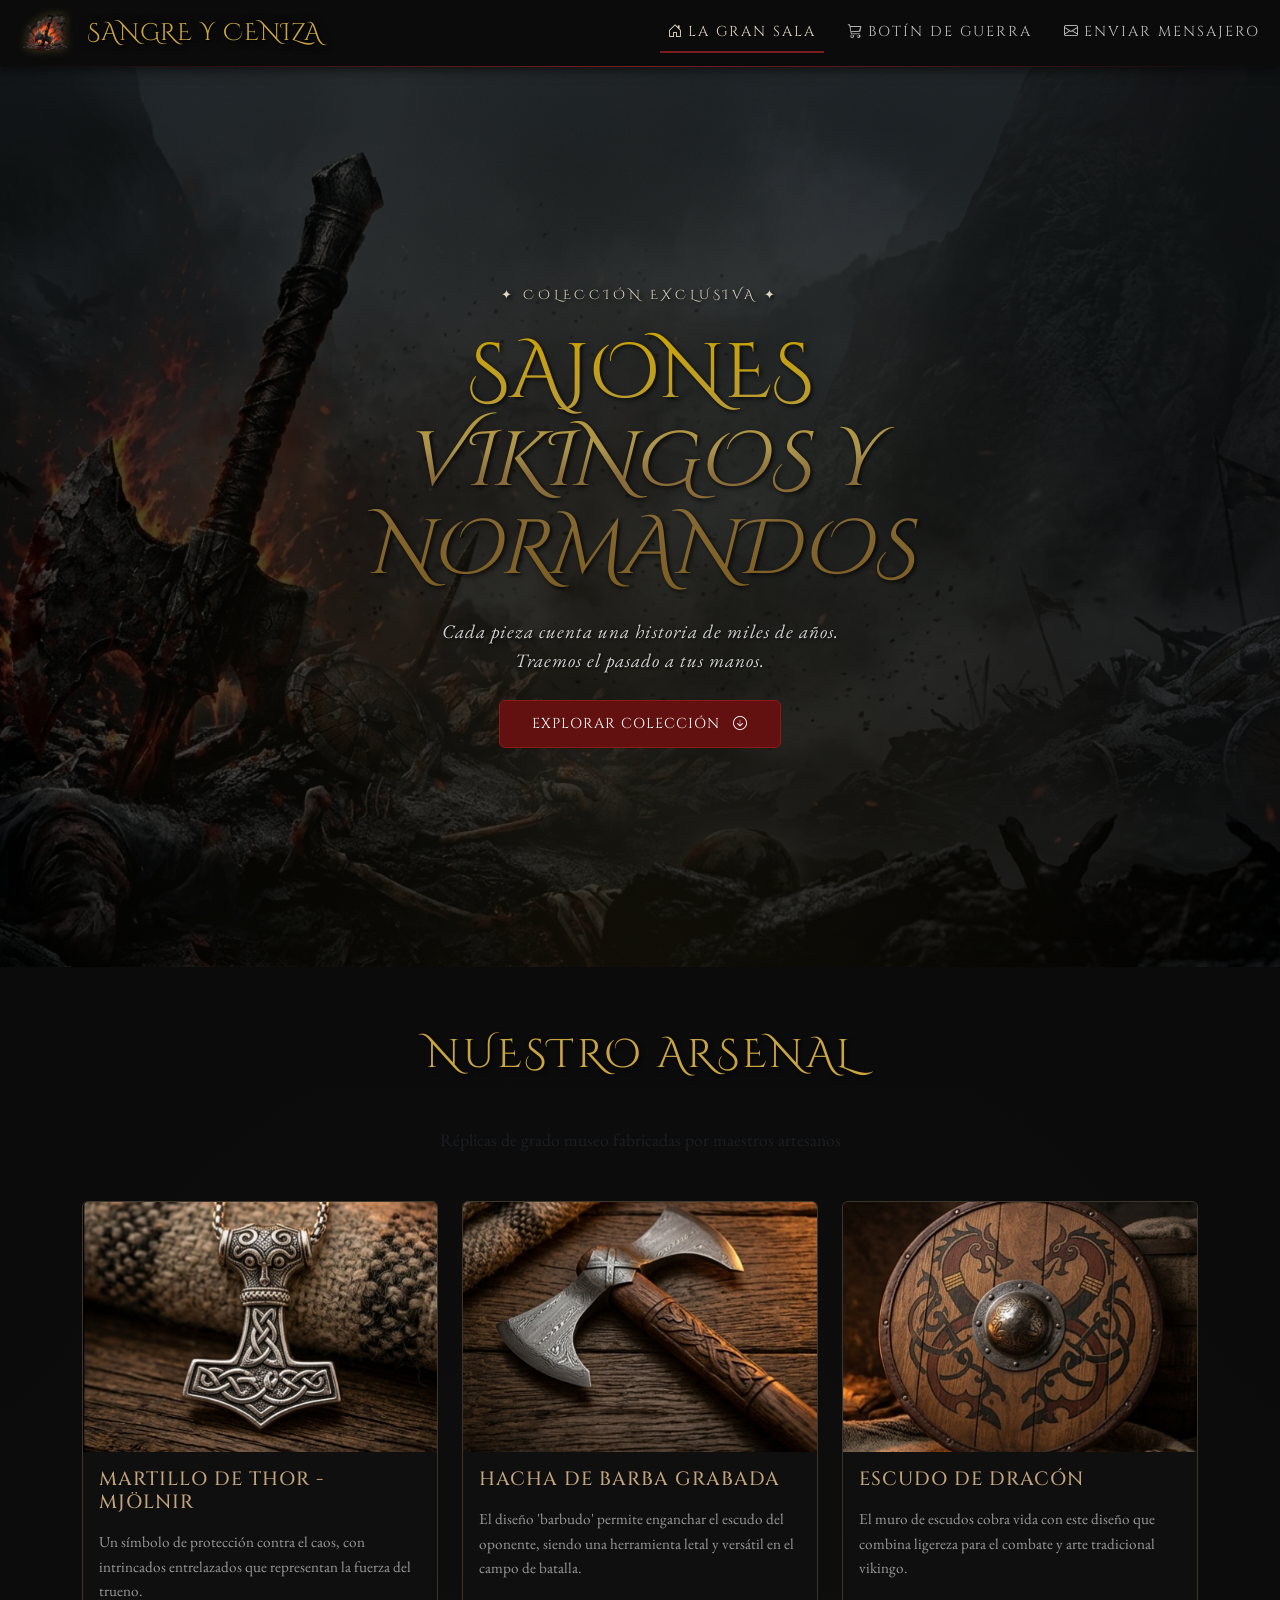
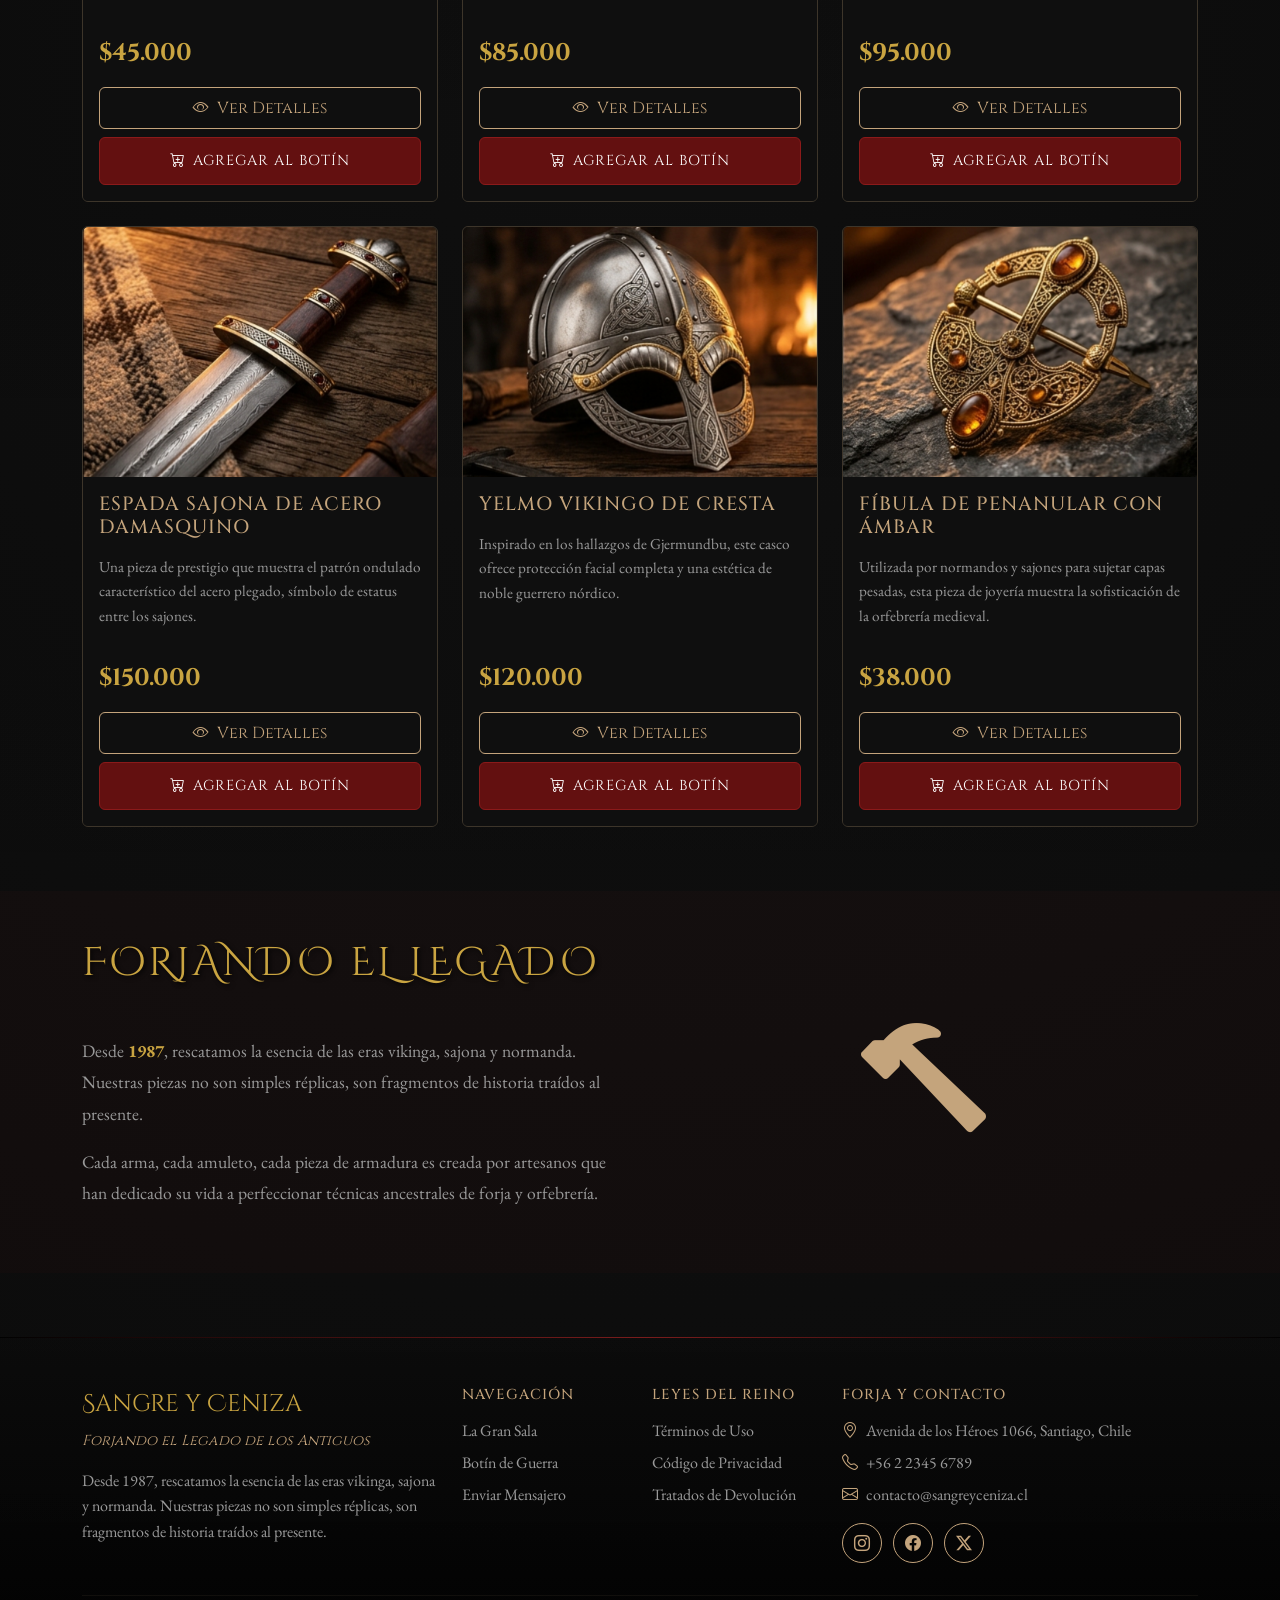
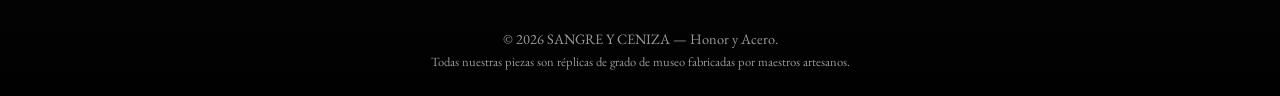
<file: index.html>
<!DOCTYPE html>
<html lang="es">

<head>
    <meta charset="UTF-8">
    <meta name="viewport" content="width=device-width, initial-scale=1">
    <meta name="description" content="Sangre y Ceniza - Tienda de réplicas vikingas, sajonas y normandas de grado museo. Armas, armaduras y accesorios medievales desde 1987.">
    <title>Sangre y Ceniza - La Gran Sala</title>
    
    <!-- Bootstrap CSS -->
    <link href="https://cdn.jsdelivr.net/npm/bootstrap@5.3.8/dist/css/bootstrap.min.css" rel="stylesheet" integrity="sha384-sRIl4kxILFvY47J16cr9ZwB07vP4J8+LH7qKQnuqkuIAvNWLzeN8tE5YBujZqJLB" crossorigin="anonymous">
    
    <!-- Bootstrap Icons -->
    <link  rel="stylesheet" href="https://cdn.jsdelivr.net/npm/bootstrap-icons@1.13.1/font/bootstrap-icons.min.css">
    
    <!-- Google Fonts -->
    <link href="https://fonts.googleapis.com/css2?family=Cinzel:wght@400;600;700&family=Cinzel+Decorative:wght@400;700;900&family=EB+Garamond:ital,wght@0,400;0,600;1,400&display=swap" rel="stylesheet">
    
    <!-- Estilos personalizados -->
    <link rel="stylesheet" href="assets/css/styles.css">
</head>

<body>

    <!-- NAVBAR -->
    <nav class="navbar navbar-expand-lg navbar-dark sticky-top">
        <div class="container-fluid">
            <a class="navbar-brand d-flex align-items-center" href="index.html">
                <img src="assets/img/hachaminimalista.png" alt="Logo Sangre y Ceniza" width="67" height="40" class="me-2">
                Sangre y Ceniza
            </a>
            <button class="navbar-toggler" type="button" data-bs-toggle="collapse" data-bs-target="#navbarNav"
                aria-controls="navbarNav" aria-expanded="false" aria-label="Toggle navigation">
                <span class="navbar-toggler-icon"></span>
            </button>
            <div class="collapse navbar-collapse" id="navbarNav">
                <ul class="navbar-nav ms-auto">
                    <li class="nav-item">
                        <a class="nav-link active" aria-current="page" href="index.html">
                            <i class="bi bi-house-door me-1"></i>La Gran Sala
                        </a>
                    </li>
                    <li class="nav-item">
                        <a class="nav-link" href="carrito.html">
                            <i class="bi bi-cart3 me-1"></i>Botín de Guerra
                            <span id="cart-count" class="badge cart-badge" style="display: none;">0</span>
                        </a>
                    </li>
                    <li class="nav-item">
                        <a class="nav-link" href="contacto.html">
                            <i class="bi bi-envelope me-1"></i>Enviar Mensajero
                        </a>
                    </li>
                </ul>
            </div>
        </div>
    </nav>

    <!-- HERO SECTION -->
    <header class="arc-hero">
        <div class="hero-overlay"></div>
        <div class="container h-100 position-relative">
            <div class="row h-100 align-items-center justify-content-center text-center">
                <div class="col-lg-8">
                    <p class="hero-eyebrow">✦ Colección Exclusiva ✦</p>
                    <h1 class="hero-title">Sajones <br><em>Vikingos y Normandos</em></h1>
                    <p class="hero-subtitle">
                        Cada pieza cuenta una historia de miles de años.<br>
                        Traemos el pasado a tus manos.
                    </p>
                    <a href="#productos" class="btn arc-btn-primary mt-4">
                        Explorar Colección <i class="bi bi-arrow-down-circle ms-2"></i>
                    </a>
                </div>
            </div>
        </div>
    </header>

    <!-- MAIN CONTENT -->
    <main>
        <!-- SECCIÓN DE PRODUCTOS -->
        <section id="productos" class="productos-section">
            <div class="container">
                <h2 class="section-title">Nuestro Arsenal</h2>
                <p class="text-center mb-5 text-muted" style="font-family: 'EB Garamond', serif; font-size: 1.1rem;">
                    Réplicas de grado museo fabricadas por maestros artesanos
                </p>
                
                <article>
                    <div id="productos-container" class="row row-cols-1 row-cols-md-2 row-cols-lg-3 g-4">
                        <!-- Los productos se cargarán dinámicamente con JavaScript -->
                    </div>
                </article>
            </div>
        </section>

        <!-- SECCIÓN SOBRE NOSOTROS -->
        <section class="py-5" style="background: rgba(122, 28, 28, 0.05);">
            <div class="container">
                <div class="row align-items-center">
                    <div class="col-md-6 mb-4 mb-md-0">
                        <h2 class="section-title text-start">Forjando el Legado</h2>
                        <p style="font-family: 'EB Garamond', serif; font-size: 1.1rem; color: var(--ceniza); line-height: 1.8;">
                            Desde <strong class="text-gold">1987</strong>, rescatamos la esencia de las eras vikinga, sajona y normanda. 
                            Nuestras piezas no son simples réplicas, son fragmentos de historia traídos al presente.
                        </p>
                        <p style="font-family: 'EB Garamond', serif; font-size: 1.1rem; color: var(--ceniza); line-height: 1.8;">
                            Cada arma, cada amuleto, cada pieza de armadura es creada por artesanos que han dedicado 
                            su vida a perfeccionar técnicas ancestrales de forja y orfebrería.
                        </p>
                    </div>
                    <div class="col-md-6 text-center">
                        <i class="bi bi-hammer" style="font-size: 8rem; color: var(--oro-oscuro);"></i>
                    </div>
                </div>
            </div>
        </section>
    </main>

    <!-- FOOTER -->
    <footer class="arc-footer">
        <div class="container">
            <div class="row gy-4">
                <div class="col-lg-4">
                    <p class="footer-brand">Sangre y Ceniza</p>
                    <p class="footer-tagline">Forjando el Legado de los Antiguos</p>
                    <p class="footer-desc">
                        Desde 1987, rescatamos la esencia de las eras vikinga, sajona y normanda. 
                        Nuestras piezas no son simples réplicas, son fragmentos de historia traídos al presente.
                    </p>
                </div>

                <div class="col-lg-2 col-6">
                    <h6 class="footer-heading">Navegación</h6>
                    <ul class="footer-links">
                        <li><a href="index.html">La Gran Sala</a></li>
                        <li><a href="carrito.html">Botín de Guerra</a></li>
                        <li><a href="contacto.html">Enviar Mensajero</a></li>
                    </ul>
                </div>

                <div class="col-lg-2 col-6">
                    <h6 class="footer-heading">Leyes del Reino</h6>
                    <ul class="footer-links">
                        <li><a href="#">Términos de Uso</a></li>
                        <li><a href="#">Código de Privacidad</a></li>
                        <li><a href="#">Tratados de Devolución</a></li>
                    </ul>
                </div>

                <div class="col-lg-4">
                    <h6 class="footer-heading">Forja y Contacto</h6>
                    <p class="footer-contact">
                        <i class="bi bi-geo-alt me-2"></i>Avenida de los Héroes 1066, Santiago, Chile
                    </p>
                    <p class="footer-contact">
                        <i class="bi bi-telephone me-2"></i>+56 2 2345 6789
                    </p>
                    <p class="footer-contact">
                        <i class="bi bi-envelope me-2"></i>contacto@sangreyceniza.cl
                    </p>
                    
                    <div class="footer-social mt-3">
                        <a href="#" class="social-icon" aria-label="Instagram">
                            <i class="bi bi-instagram"></i>
                        </a>
                        <a href="#" class="social-icon" aria-label="Facebook">
                            <i class="bi bi-facebook"></i>
                        </a>
                        <a href="#" class="social-icon" aria-label="Twitter">
                            <i class="bi bi-twitter-x"></i>
                        </a>
                    </div>
                </div>
            </div>

            <hr class="footer-divider">
            
            <p class="footer-copy text-center mb-0">
                © 2026 SANGRE Y CENIZA — Honor y Acero. <br>
                <small>Todas nuestras piezas son réplicas de grado de museo fabricadas por maestros artesanos.</small>
            </p>
        </div>
    </footer>

    <!-- Bootstrap JS -->
<script src="https://cdn.jsdelivr.net/npm/bootstrap@5.3.8/dist/js/bootstrap.bundle.min.js" integrity="sha384-FKyoEForCGlyvwx9Hj09JcYn3nv7wiPVlz7YYwJrWVcXK/BmnVDxM+D2scQbITxI" crossorigin="anonymous"></script>
    
    <!-- JavaScript personalizado -->
    <script src="assets/js/app.js"></script>
</body>

</html>
</file>
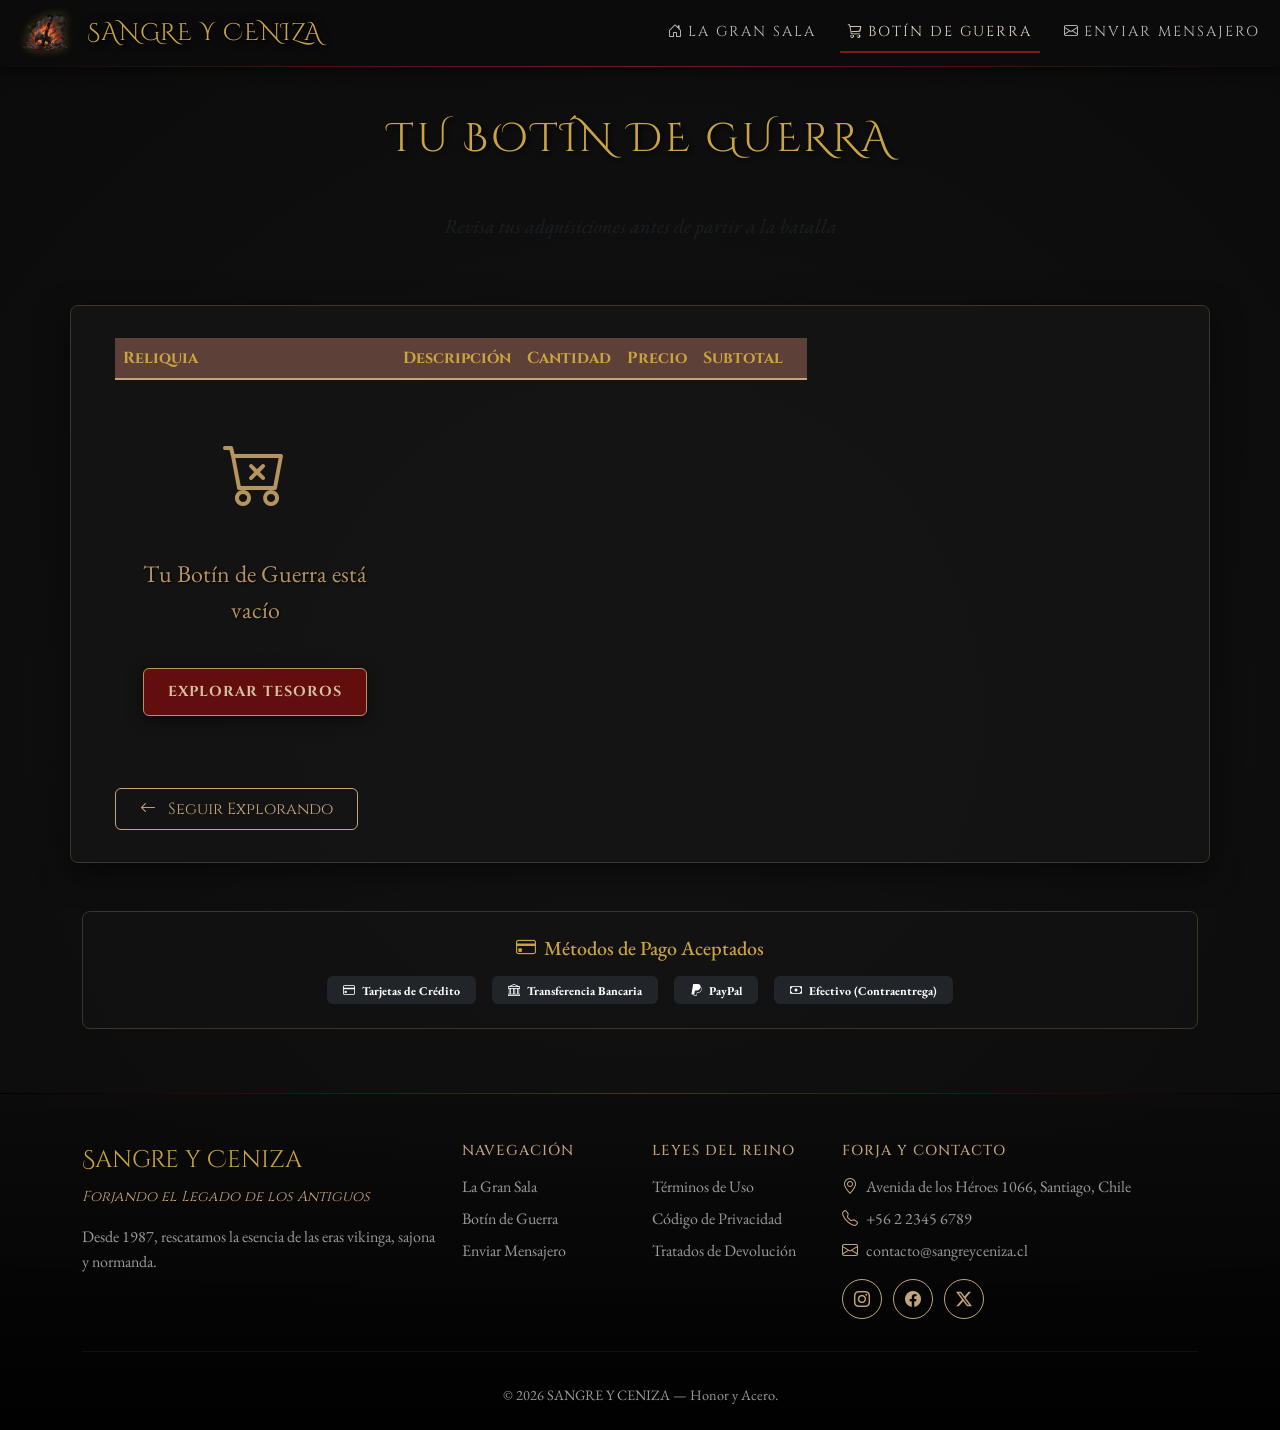
<file: carrito.html>
<!DOCTYPE html>
<html lang="es">

<head>
    <meta charset="UTF-8">
    <meta name="viewport" content="width=device-width, initial-scale=1.0">
    <meta name="description" content="Tu carrito de compras - Sangre y Ceniza">
    <title>Botín de Guerra - Sangre y Ceniza</title>
    
    <!-- Bootstrap CSS -->
    <link href="https://cdn.jsdelivr.net/npm/bootstrap@5.3.3/dist/css/bootstrap.min.css" rel="stylesheet"
        integrity="sha384-QWTKZyjpPEjISv5WaRU9OFeRpok6YctnYmDr5pNlyT2bRjXh0JMhjY6hW+ALEwIH" crossorigin="anonymous">
    
    <!-- Bootstrap Icons -->
    <link rel="stylesheet" href="https://cdn.jsdelivr.net/npm/bootstrap-icons@1.11.3/font/bootstrap-icons.min.css">
    
    <!-- Google Fonts -->
    <link href="https://fonts.googleapis.com/css2?family=Cinzel:wght@400;600;700&family=Cinzel+Decorative:wght@400;700;900&family=EB+Garamond:ital,wght@0,400;0,600;1,400&display=swap" rel="stylesheet">
    
    <!-- Estilos personalizados -->
    <link rel="stylesheet" href="../assets/css/styles.css">
</head>

<body>

    <!-- NAVBAR -->
    <nav class="navbar navbar-expand-lg navbar-dark sticky-top">
        <div class="container-fluid">
            <a class="navbar-brand d-flex align-items-center" href="../index.html">
                <img src="../assets/img/hachaminimalista.png" alt="Logo Sangre y Ceniza" width="67" height="40" class="me-2">
                Sangre y Ceniza
            </a>
            <button class="navbar-toggler" type="button" data-bs-toggle="collapse" data-bs-target="#navbarNav"
                aria-controls="navbarNav" aria-expanded="false" aria-label="Toggle navigation">
                <span class="navbar-toggler-icon"></span>
            </button>
            <div class="collapse navbar-collapse" id="navbarNav">
                <ul class="navbar-nav ms-auto">
                    <li class="nav-item">
                        <a class="nav-link" href="../index.html">
                            <i class="bi bi-house-door me-1"></i>La Gran Sala
                        </a>
                    </li>
                    <li class="nav-item">
                        <a class="nav-link active" aria-current="page" href="carrito.html">
                            <i class="bi bi-cart3 me-1"></i>Botín de Guerra
                            <span id="cart-count" class="badge cart-badge" style="display: none;">0</span>
                        </a>
                    </li>
                    <li class="nav-item">
                        <a class="nav-link" href="contacto.html">
                            <i class="bi bi-envelope me-1"></i>Enviar Mensajero
                        </a>
                    </li>
                </ul>
            </div>
        </div>
    </nav>

    <!-- MAIN CONTENT -->
    <main class="container mb-5">
        <div class="row">
            <div class="col-12 text-center mt-5">
                <h1 class="section-title">Tu Botín de Guerra</h1>
                <p class="lead text-muted" style="font-family: 'EB Garamond', serif; font-style: italic;">
                    Revisa tus adquisiciones antes de partir a la batalla
                </p>
            </div>
        </div>

        <div class="row cart-container">
            <!-- TABLA DE PRODUCTOS -->
            <div class="col-lg-8">
                <div class="table-responsive">
                    <table class="table align-middle">
                        <thead>
                            <tr>
                                <th>Reliquia</th>
                                <th>Descripción</th>
                                <th>Cantidad</th>
                                <th>Precio</th>
                                <th>Subtotal</th>
                                <th></th>
                            </tr>
                        </thead>
                        <tbody id="cart-items">
                            <!-- Los items del carrito se cargarán dinámicamente -->
                        </tbody>
                    </table>
                </div>
                <a href="../index.html" class="btn btn-outline-gold mt-3">
                    <i class="bi bi-arrow-left me-2"></i> Seguir Explorando
                </a>
            </div>

            <!-- RESUMEN DEL PEDIDO -->
            <div class="col-lg-4 mt-4 mt-lg-0">
                <div class="summary-box" id="cart-summary">
                    <h3 class="cart-title mb-4">Resumen del Pedido</h3>
                    
                    <div class="d-flex justify-content-between mb-2">
                        <span>Subtotal:</span>
                        <span id="subtotal">$0</span>
                    </div>
                    
                    <div class="d-flex justify-content-between mb-2">
                        <span>Ofrenda de Envío:</span>
                        <span id="envio">$5.000</span>
                    </div>
                    
                    <hr style="border-color: var(--oro-oscuro);">
                    
                    <div class="d-flex justify-content-between mb-4">
                        <span class="h5">Total:</span>
                        <span class="h5 text-white" id="total">$0</span>
                    </div>
                    
                    <button class="btn arc-btn-primary w-100 py-3" id="btn-finalizar">
                        FINALIZAR TRATO <i class="bi bi-shield-shaded ms-2"></i>
                    </button>
                    
                    <p class="text-center mt-3 text-muted small">
                        <i class="bi bi-lock-fill"></i> Transacción protegida por el acero
                    </p>

                    <!-- INFORMACIÓN ADICIONAL -->
                    <div class="mt-4 pt-3 border-top" style="border-color: var(--marron-oscuro) !important;">
                        <h6 class="text-gold mb-3">
                            <i class="bi bi-truck me-2"></i>Información de Envío
                        </h6>
                        <ul class="list-unstyled text-muted small">
                            <li class="mb-2">✓ Envío gratis en compras sobre $200.000</li>
                            <li class="mb-2">✓ Entregas en 3-5 días hábiles</li>
                            <li class="mb-2">✓ Empaque especial antiguo incluido</li>
                        </ul>
                    </div>

                    <div class="mt-3 pt-3 border-top" style="border-color: var(--marron-oscuro) !important;">
                        <h6 class="text-gold mb-3">
                            <i class="bi bi-award me-2"></i>Garantías
                        </h6>
                        <ul class="list-unstyled text-muted small">
                            <li class="mb-2">✓ Certificado de autenticidad</li>
                            <li class="mb-2">✓ Garantía de fabricación artesanal</li>
                            <li class="mb-2">✓ Devolución en 30 días</li>
                        </ul>
                    </div>
                </div>
            </div>
        </div>

        <!-- MÉTODOS DE PAGO -->
        <section class="mt-5">
            <div class="row">
                <div class="col-12">
                    <div class="text-center p-4" style="background: rgba(20, 20, 20, 0.5); border: 1px solid var(--marron-oscuro); border-radius: 8px;">
                        <h5 class="text-gold mb-3">
                            <i class="bi bi-credit-card me-2"></i>Métodos de Pago Aceptados
                        </h5>
                        <div class="d-flex justify-content-center gap-3 flex-wrap">
                            <span class="badge bg-dark px-3 py-2">
                                <i class="bi bi-credit-card me-1"></i> Tarjetas de Crédito
                            </span>
                            <span class="badge bg-dark px-3 py-2">
                                <i class="bi bi-bank me-1"></i> Transferencia Bancaria
                            </span>
                            <span class="badge bg-dark px-3 py-2">
                                <i class="bi bi-paypal me-1"></i> PayPal
                            </span>
                            <span class="badge bg-dark px-3 py-2">
                                <i class="bi bi-cash me-1"></i> Efectivo (Contraentrega)
                            </span>
                        </div>
                    </div>
                </div>
            </div>
        </section>
    </main>

    <!-- FOOTER -->
    <footer class="arc-footer">
        <div class="container">
            <div class="row gy-4">
                <div class="col-lg-4">
                    <p class="footer-brand">Sangre y Ceniza</p>
                    <p class="footer-tagline">Forjando el Legado de los Antiguos</p>
                    <p class="footer-desc">
                        Desde 1987, rescatamos la esencia de las eras vikinga, sajona y normanda.
                    </p>
                </div>

                <div class="col-lg-2 col-6">
                    <h6 class="footer-heading">Navegación</h6>
                    <ul class="footer-links">
                        <li><a href="../index.html">La Gran Sala</a></li>
                        <li><a href="carrito.html">Botín de Guerra</a></li>
                        <li><a href="contacto.html">Enviar Mensajero</a></li>
                    </ul>
                </div>

                <div class="col-lg-2 col-6">
                    <h6 class="footer-heading">Leyes del Reino</h6>
                    <ul class="footer-links">
                        <li><a href="#">Términos de Uso</a></li>
                        <li><a href="#">Código de Privacidad</a></li>
                        <li><a href="#">Tratados de Devolución</a></li>
                    </ul>
                </div>

                <div class="col-lg-4">
                    <h6 class="footer-heading">Forja y Contacto</h6>
                    <p class="footer-contact">
                        <i class="bi bi-geo-alt me-2"></i>Avenida de los Héroes 1066, Santiago, Chile
                    </p>
                    <p class="footer-contact">
                        <i class="bi bi-telephone me-2"></i>+56 2 2345 6789
                    </p>
                    <p class="footer-contact">
                        <i class="bi bi-envelope me-2"></i>contacto@sangreyceniza.cl
                    </p>
                    
                    <div class="footer-social mt-3">
                        <a href="#" class="social-icon" aria-label="Instagram">
                            <i class="bi bi-instagram"></i>
                        </a>
                        <a href="#" class="social-icon" aria-label="Facebook">
                            <i class="bi bi-facebook"></i>
                        </a>
                        <a href="#" class="social-icon" aria-label="Twitter">
                            <i class="bi bi-twitter-x"></i>
                        </a>
                    </div>
                </div>
            </div>

            <hr class="footer-divider">
            
            <p class="footer-copy text-center mb-0">
                © 2026 SANGRE Y CENIZA — Honor y Acero.
            </p>
        </div>
    </footer>

    <!-- Bootstrap JS -->
    <script src="https://cdn.jsdelivr.net/npm/bootstrap@5.3.3/dist/js/bootstrap.bundle.min.js"
        integrity="sha384-YvpcrYf0tY3lHB60NNkmXc5s9fDVZLESaAA55NDzOxhy9GkcIdslK1eN7N6jIeHz" crossorigin="anonymous"></script>
    
    <!-- JavaScript personalizado -->
    <script src="../assets/js/app.js"></script>
</body>

</html>
</file>
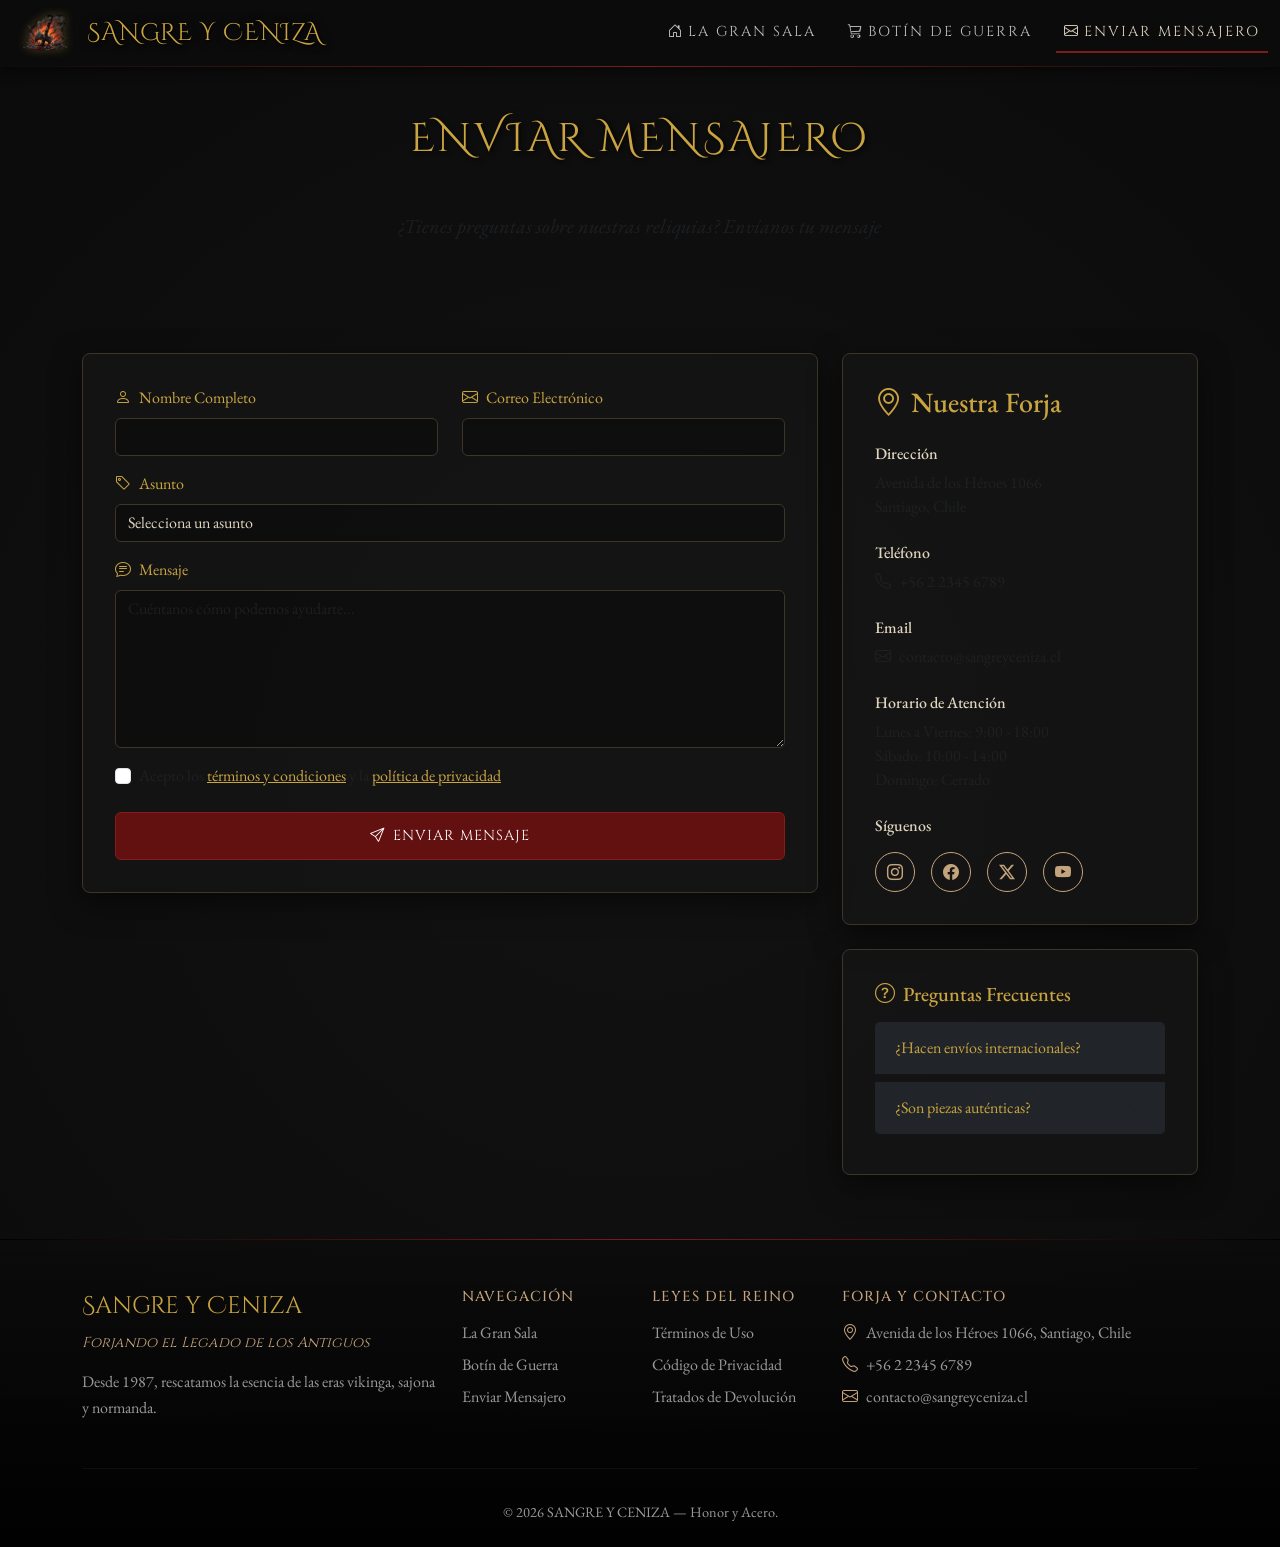
<file: contacto.html>
<!DOCTYPE html>
<html lang="es">

<head>
    <meta charset="UTF-8">
    <meta name="viewport" content="width=device-width, initial-scale=1.0">
    <meta name="description" content="Contacto - Sangre y Ceniza">
    <title>Enviar Mensajero - Sangre y Ceniza</title>
    
    <!-- Bootstrap CSS -->
    <link href="https://cdn.jsdelivr.net/npm/bootstrap@5.3.3/dist/css/bootstrap.min.css" rel="stylesheet"
        integrity="sha384-QWTKZyjpPEjISv5WaRU9OFeRpok6YctnYmDr5pNlyT2bRjXh0JMhjY6hW+ALEwIH" crossorigin="anonymous">
    
    <!-- Bootstrap Icons -->
    <link rel="stylesheet" href="https://cdn.jsdelivr.net/npm/bootstrap-icons@1.11.3/font/bootstrap-icons.min.css">
    
    <!-- Google Fonts -->
    <link href="https://fonts.googleapis.com/css2?family=Cinzel:wght@400;600;700&family=Cinzel+Decorative:wght@400;700;900&family=EB+Garamond:ital,wght@0,400;0,600;1,400&display=swap" rel="stylesheet">
    
    <!-- Estilos personalizados -->
    <link rel="stylesheet" href="../assets/css/styles.css">
</head>

<body>

    <!-- NAVBAR -->
    <nav class="navbar navbar-expand-lg navbar-dark sticky-top">
        <div class="container-fluid">
            <a class="navbar-brand d-flex align-items-center" href="../index.html">
                <img src="../assets/img/hachaminimalista.png" alt="Logo Sangre y Ceniza" width="67" height="40" class="me-2">
                Sangre y Ceniza
            </a>
            <button class="navbar-toggler" type="button" data-bs-toggle="collapse" data-bs-target="#navbarNav"
                aria-controls="navbarNav" aria-expanded="false" aria-label="Toggle navigation">
                <span class="navbar-toggler-icon"></span>
            </button>
            <div class="collapse navbar-collapse" id="navbarNav">
                <ul class="navbar-nav ms-auto">
                    <li class="nav-item">
                        <a class="nav-link" href="../index.html">
                            <i class="bi bi-house-door me-1"></i>La Gran Sala
                        </a>
                    </li>
                    <li class="nav-item">
                        <a class="nav-link" href="carrito.html">
                            <i class="bi bi-cart3 me-1"></i>Botín de Guerra
                            <span id="cart-count" class="badge cart-badge" style="display: none;">0</span>
                        </a>
                    </li>
                    <li class="nav-item">
                        <a class="nav-link active" aria-current="page" href="contacto.html">
                            <i class="bi bi-envelope me-1"></i>Enviar Mensajero
                        </a>
                    </li>
                </ul>
            </div>
        </div>
    </nav>

    <!-- MAIN CONTENT -->
    <main class="container my-5">
        <div class="row">
            <div class="col-12 text-center mb-5">
                <h1 class="section-title">Enviar Mensajero</h1>
                <p class="lead text-muted" style="font-family: 'EB Garamond', serif; font-style: italic;">
                    ¿Tienes preguntas sobre nuestras reliquias? Envíanos tu mensaje
                </p>
            </div>
        </div>

        <div class="row">
            <!-- FORMULARIO DE CONTACTO -->
            <div class="col-lg-8 mb-4">
                <div class="detail-container">
                    <form id="contactForm">
                        <div class="row">
                            <div class="col-md-6 mb-3">
                                <label for="nombre" class="form-label text-gold">
                                    <i class="bi bi-person me-2"></i>Nombre Completo
                                </label>
                                <input type="text" class="form-control" id="nombre" required 
                                       style="background: rgba(0,0,0,0.3); border-color: var(--marron-oscuro); color: var(--crema);">
                            </div>
                            <div class="col-md-6 mb-3">
                                <label for="email" class="form-label text-gold">
                                    <i class="bi bi-envelope me-2"></i>Correo Electrónico
                                </label>
                                <input type="email" class="form-control" id="email" required
                                       style="background: rgba(0,0,0,0.3); border-color: var(--marron-oscuro); color: var(--crema);">
                            </div>
                        </div>

                        <div class="mb-3">
                            <label for="asunto" class="form-label text-gold">
                                <i class="bi bi-tag me-2"></i>Asunto
                            </label>
                            <select class="form-select" id="asunto" required
                                    style="background: rgba(0,0,0,0.3); border-color: var(--marron-oscuro); color: var(--crema);">
                                <option value="">Selecciona un asunto</option>
                                <option value="consulta">Consulta sobre productos</option>
                                <option value="pedido">Estado de pedido</option>
                                <option value="devolucion">Devoluciones y cambios</option>
                                <option value="colaboracion">Colaboraciones</option>
                                <option value="otro">Otro</option>
                            </select>
                        </div>

                        <div class="mb-3">
                            <label for="mensaje" class="form-label text-gold">
                                <i class="bi bi-chat-text me-2"></i>Mensaje
                            </label>
                            <textarea class="form-control" id="mensaje" rows="6" required
                                      style="background: rgba(0,0,0,0.3); border-color: var(--marron-oscuro); color: var(--crema);"
                                      placeholder="Cuéntanos cómo podemos ayudarte..."></textarea>
                        </div>

                        <div class="form-check mb-4">
                            <input class="form-check-input" type="checkbox" id="aceptoTerminos" required>
                            <label class="form-check-label text-muted" for="aceptoTerminos">
                                Acepto los <a href="#" class="text-gold">términos y condiciones</a> y la 
                                <a href="#" class="text-gold">política de privacidad</a>
                            </label>
                        </div>

                        <button type="submit" class="btn arc-btn-primary w-100">
                            <i class="bi bi-send me-2"></i>Enviar Mensaje
                        </button>
                    </form>
                </div>
            </div>

            <!-- INFORMACIÓN DE CONTACTO -->
            <div class="col-lg-4">
                <div class="detail-container">
                    <h3 class="text-gold mb-4">
                        <i class="bi bi-geo-alt me-2"></i>Nuestra Forja
                    </h3>
                    
                    <div class="mb-4">
                        <h6 class="text-gold-oscuro mb-2">Dirección</h6>
                        <p class="text-muted">
                            Avenida de los Héroes 1066<br>
                            Santiago, Chile
                        </p>
                    </div>

                    <div class="mb-4">
                        <h6 class="text-gold-oscuro mb-2">Teléfono</h6>
                        <p class="text-muted">
                            <i class="bi bi-telephone me-2"></i>+56 2 2345 6789
                        </p>
                    </div>

                    <div class="mb-4">
                        <h6 class="text-gold-oscuro mb-2">Email</h6>
                        <p class="text-muted">
                            <i class="bi bi-envelope me-2"></i>contacto@sangreyceniza.cl
                        </p>
                    </div>

                    <div class="mb-4">
                        <h6 class="text-gold-oscuro mb-2">Horario de Atención</h6>
                        <p class="text-muted">
                            Lunes a Viernes: 9:00 - 18:00<br>
                            Sábado: 10:00 - 14:00<br>
                            Domingo: Cerrado
                        </p>
                    </div>

                    <div>
                        <h6 class="text-gold-oscuro mb-3">Síguenos</h6>
                        <div class="d-flex gap-2">
                            <a href="#" class="social-icon">
                                <i class="bi bi-instagram"></i>
                            </a>
                            <a href="#" class="social-icon">
                                <i class="bi bi-facebook"></i>
                            </a>
                            <a href="#" class="social-icon">
                                <i class="bi bi-twitter-x"></i>
                            </a>
                            <a href="#" class="social-icon">
                                <i class="bi bi-youtube"></i>
                            </a>
                        </div>
                    </div>
                </div>

                <!-- PREGUNTAS FRECUENTES -->
                <div class="detail-container mt-4">
                    <h5 class="text-gold mb-3">
                        <i class="bi bi-question-circle me-2"></i>Preguntas Frecuentes
                    </h5>
                    <div class="accordion" id="faqAccordion">
                        <div class="accordion-item bg-dark border-0 mb-2">
                            <h2 class="accordion-header">
                                <button class="accordion-button collapsed bg-dark text-gold" type="button" data-bs-toggle="collapse" data-bs-target="#faq1">
                                    ¿Hacen envíos internacionales?
                                </button>
                            </h2>
                            <div id="faq1" class="accordion-collapse collapse" data-bs-parent="#faqAccordion">
                                <div class="accordion-body bg-dark text-muted">
                                    Sí, enviamos a todo el mundo. Los tiempos de entrega varían según el destino.
                                </div>
                            </div>
                        </div>
                        
                        <div class="accordion-item bg-dark border-0 mb-2">
                            <h2 class="accordion-header">
                                <button class="accordion-button collapsed bg-dark text-gold" type="button" data-bs-toggle="collapse" data-bs-target="#faq2">
                                    ¿Son piezas auténticas?
                                </button>
                            </h2>
                            <div id="faq2" class="accordion-collapse collapse" data-bs-parent="#faqAccordion">
                                <div class="accordion-body bg-dark text-muted">
                                    Son réplicas de grado museo fabricadas con técnicas tradicionales y materiales auténticos.
                                </div>
                            </div>
                        </div>
                    </div>
                </div>
            </div>
        </div>
    </main>

    <!-- FOOTER -->
    <footer class="arc-footer">
        <div class="container">
            <div class="row gy-4">
                <div class="col-lg-4">
                    <p class="footer-brand">Sangre y Ceniza</p>
                    <p class="footer-tagline">Forjando el Legado de los Antiguos</p>
                    <p class="footer-desc">
                        Desde 1987, rescatamos la esencia de las eras vikinga, sajona y normanda.
                    </p>
                </div>

                <div class="col-lg-2 col-6">
                    <h6 class="footer-heading">Navegación</h6>
                    <ul class="footer-links">
                        <li><a href="../index.html">La Gran Sala</a></li>
                        <li><a href="carrito.html">Botín de Guerra</a></li>
                        <li><a href="contacto.html">Enviar Mensajero</a></li>
                    </ul>
                </div>

                <div class="col-lg-2 col-6">
                    <h6 class="footer-heading">Leyes del Reino</h6>
                    <ul class="footer-links">
                        <li><a href="#">Términos de Uso</a></li>
                        <li><a href="#">Código de Privacidad</a></li>
                        <li><a href="#">Tratados de Devolución</a></li>
                    </ul>
                </div>

                <div class="col-lg-4">
                    <h6 class="footer-heading">Forja y Contacto</h6>
                    <p class="footer-contact">
                        <i class="bi bi-geo-alt me-2"></i>Avenida de los Héroes 1066, Santiago, Chile
                    </p>
                    <p class="footer-contact">
                        <i class="bi bi-telephone me-2"></i>+56 2 2345 6789
                    </p>
                    <p class="footer-contact">
                        <i class="bi bi-envelope me-2"></i>contacto@sangreyceniza.cl
                    </p>
                </div>
            </div>

            <hr class="footer-divider">
            
            <p class="footer-copy text-center mb-0">
                © 2026 SANGRE Y CENIZA — Honor y Acero.
            </p>
        </div>
    </footer>

    <!-- Bootstrap JS -->
    <script src="https://cdn.jsdelivr.net/npm/bootstrap@5.3.3/dist/js/bootstrap.bundle.min.js"
        integrity="sha384-YvpcrYf0tY3lHB60NNkmXc5s9fDVZLESaAA55NDzOxhy9GkcIdslK1eN7N6jIeHz" crossorigin="anonymous"></script>
    
    <!-- JavaScript personalizado -->
    <script src="../assets/js/app.js"></script>
    
    <!-- Script para el formulario -->
    <script>
        document.getElementById('contactForm').addEventListener('submit', function(e) {
            e.preventDefault();
            alert('¡Gracias por tu mensaje, guerrero! Te responderemos pronto.');
            this.reset();
        });
    </script>
</body>

</html>
</file>
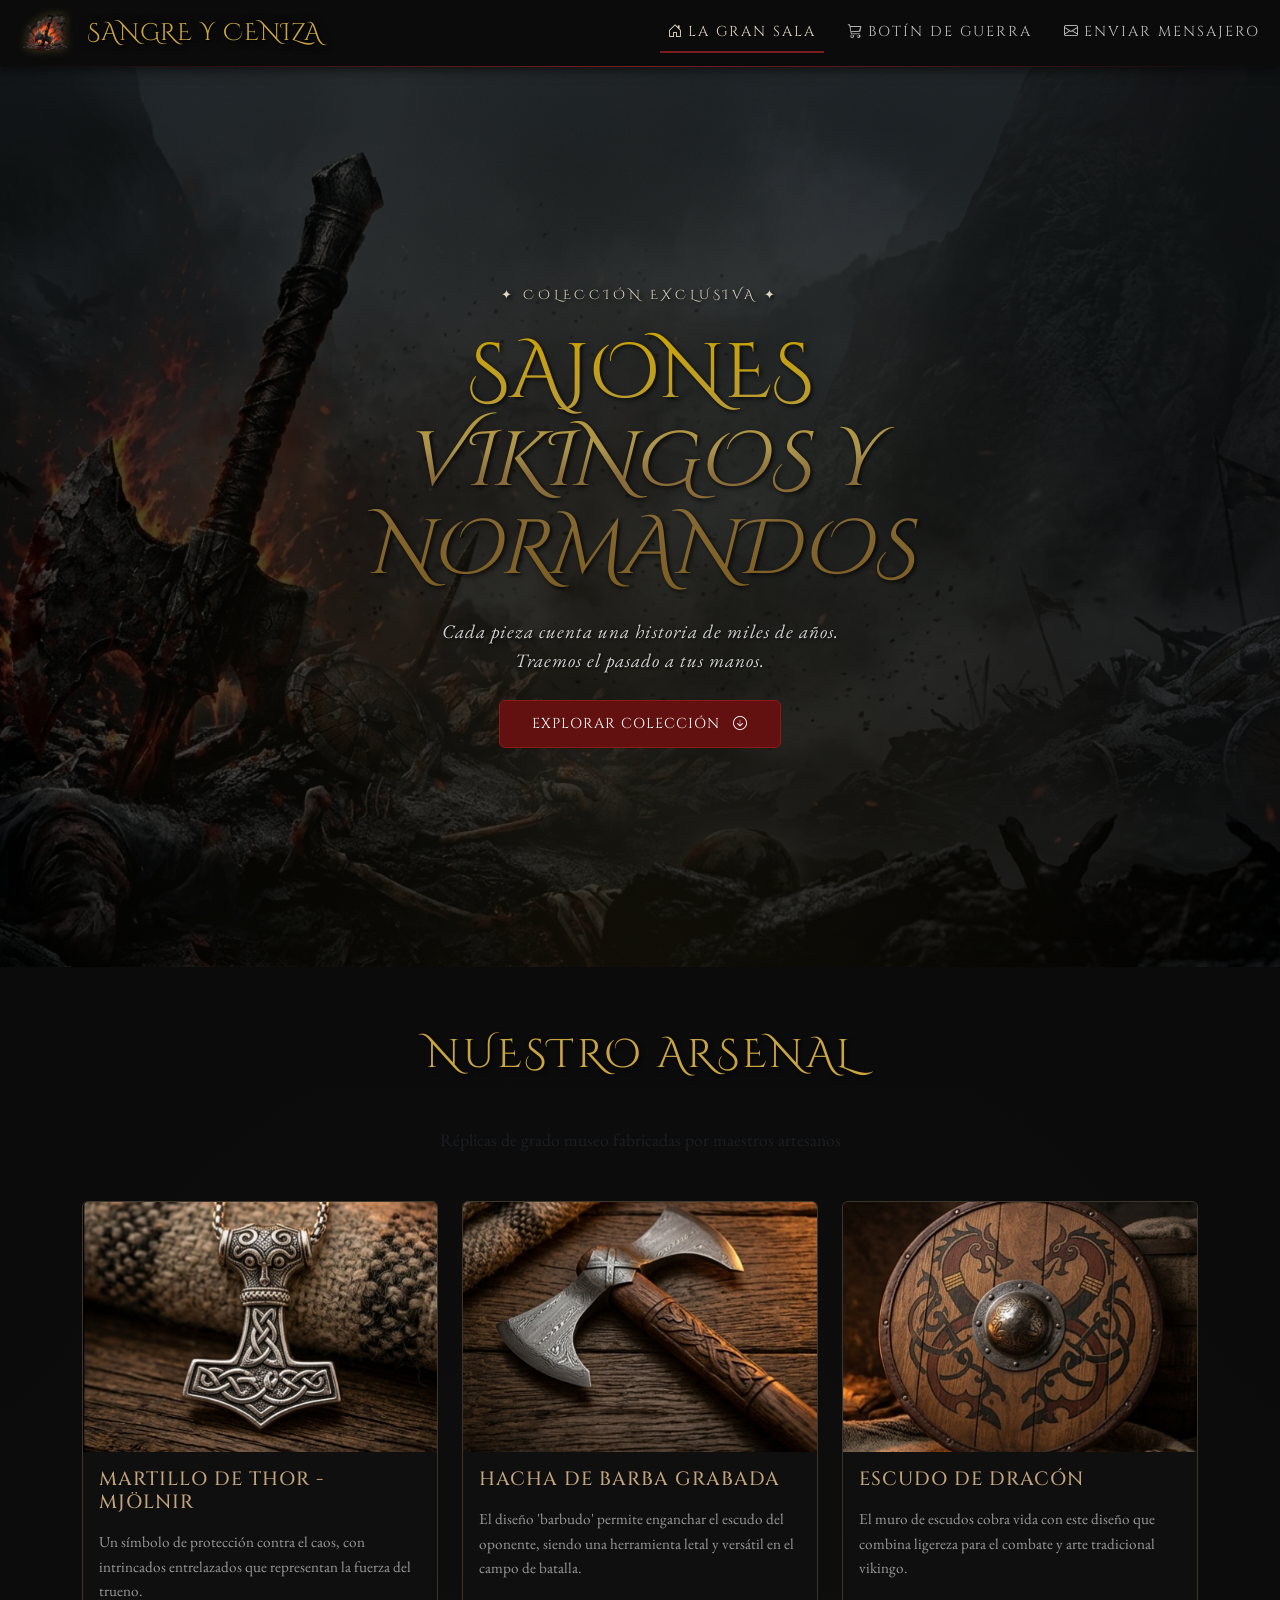
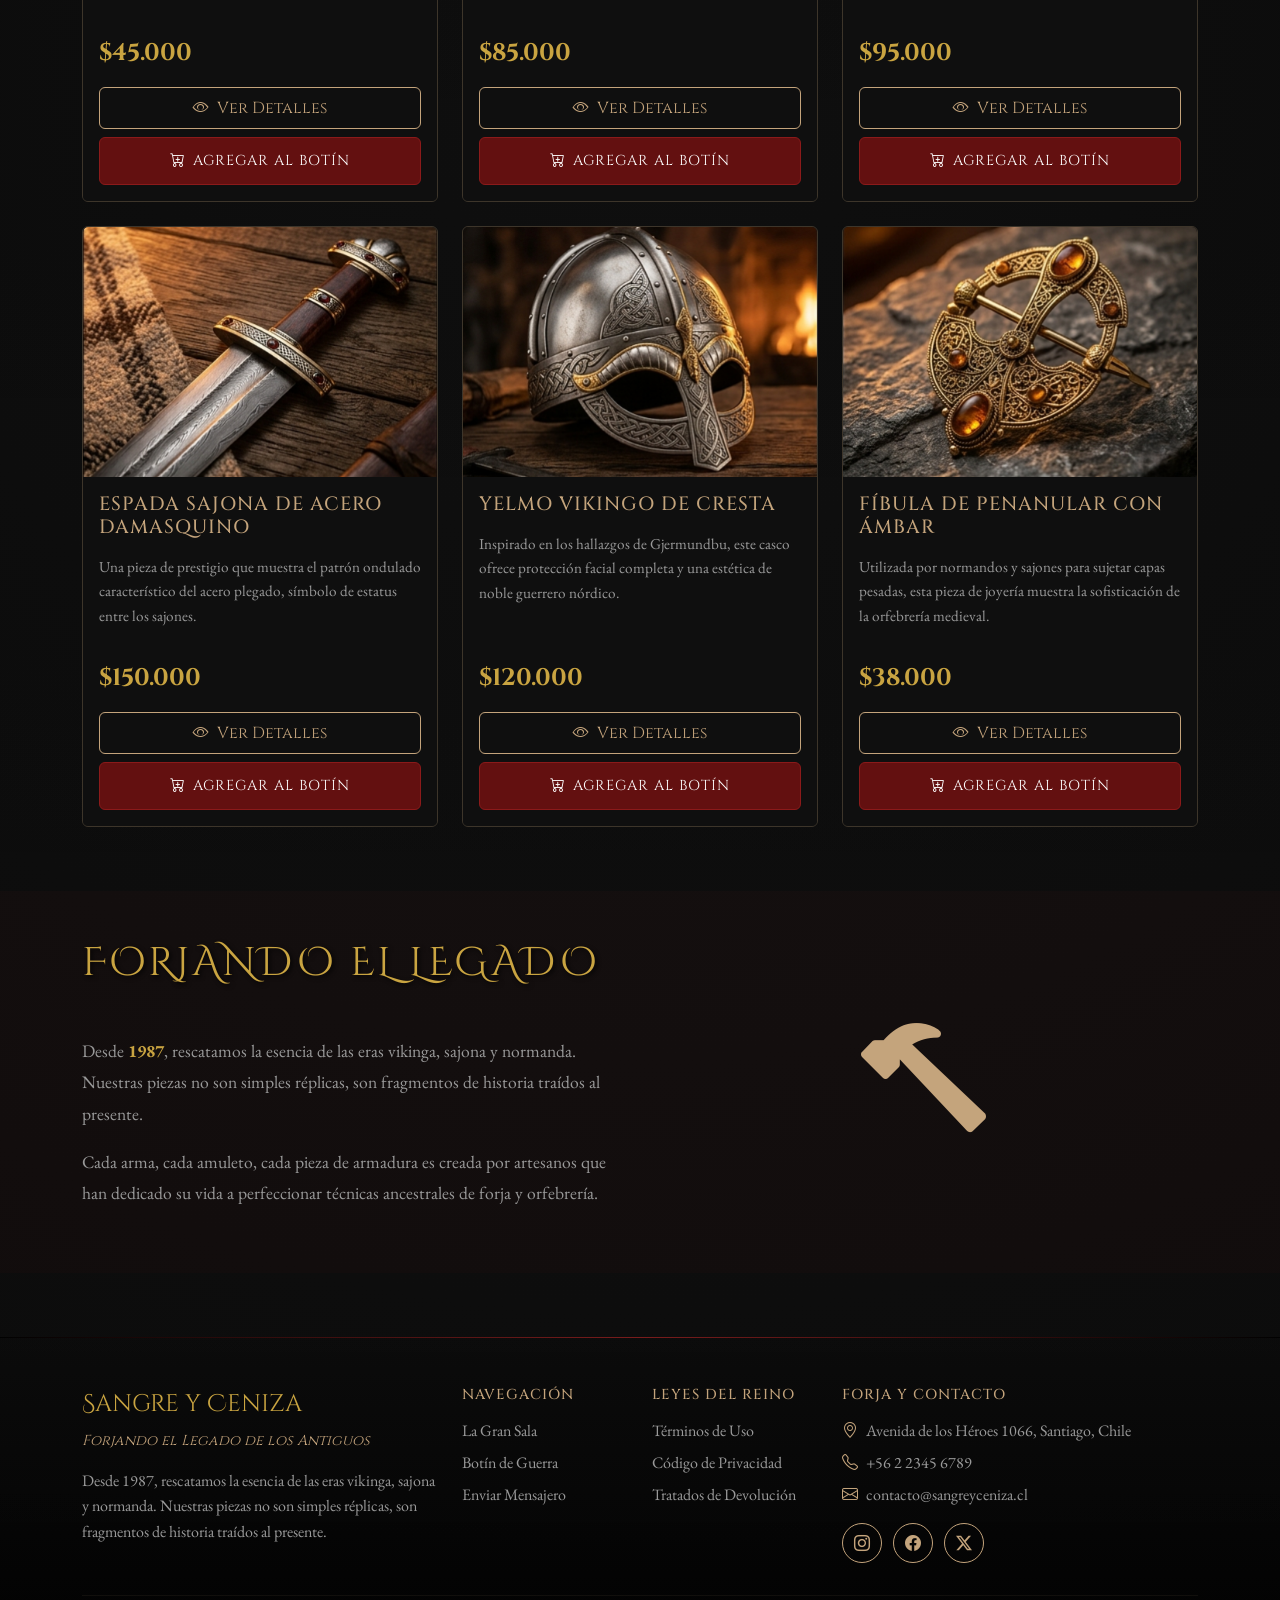
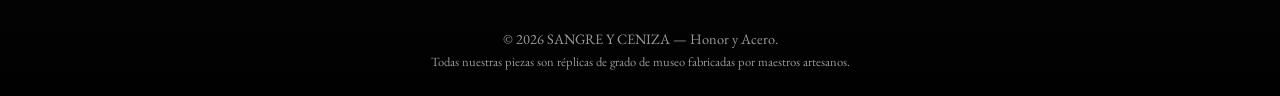
<file: detalle.html>
<!DOCTYPE html>
<html lang="es">

<head>
    <meta charset="UTF-8">
    <meta name="viewport" content="width=device-width, initial-scale=1">
    <meta name="description" content="Detalle del producto - Sangre y Ceniza">
    <title>Detalle de Producto - Sangre y Ceniza</title>
    
    <!-- Bootstrap CSS -->
    <link href="https://cdn.jsdelivr.net/npm/bootstrap@5.3.3/dist/css/bootstrap.min.css" rel="stylesheet"
        integrity="sha384-QWTKZyjpPEjISv5WaRU9OFeRpok6YctnYmDr5pNlyT2bRjXh0JMhjY6hW+ALEwIH" crossorigin="anonymous">
    
    <!-- Bootstrap Icons -->
    <link rel="stylesheet" href="https://cdn.jsdelivr.net/npm/bootstrap-icons@1.11.3/font/bootstrap-icons.min.css">
    
    <!-- Google Fonts -->
    <link href="https://fonts.googleapis.com/css2?family=Cinzel:wght@400;600;700&family=Cinzel+Decorative:wght@400;700;900&family=EB+Garamond:ital,wght@0,400;0,600;1,400&display=swap" rel="stylesheet">
    
    <!-- Estilos personalizados -->
    <link rel="stylesheet" href="../assets/css/styles.css">
</head>

<body>

    <!-- NAVBAR -->
    <nav class="navbar navbar-expand-lg navbar-dark sticky-top">
        <div class="container-fluid">
            <a class="navbar-brand d-flex align-items-center" href="index.html">
                <img src="assets/img/hachaminimalista.png" alt="Logo Sangre y Ceniza" width="67" height="40" class="me-2">
                Sangre y Ceniza
            </a>
            <button class="navbar-toggler" type="button" data-bs-toggle="collapse" data-bs-target="#navbarNav"
                aria-controls="navbarNav" aria-expanded="false" aria-label="Toggle navigation">
                <span class="navbar-toggler-icon"></span>
            </button>
            <div class="collapse navbar-collapse" id="navbarNav">
                <ul class="navbar-nav ms-auto">
                    <li class="nav-item">
                        <a class="nav-link" href="index.html">
                            <i class="bi bi-house-door me-1"></i>La Gran Sala
                        </a>
                    </li>
                    <li class="nav-item">
                        <a class="nav-link" href="carrito.html">
                            <i class="bi bi-cart3 me-1"></i>Botín de Guerra
                            <span id="cart-count" class="badge cart-badge" style="display: none;">0</span>
                        </a>
                    </li>
                    <li class="nav-item">
                        <a class="nav-link" href="contacto.html">
                            <i class="bi bi-envelope me-1"></i>Enviar Mensajero
                        </a>
                    </li>
                </ul>
            </div>
        </div>
    </nav>

    <!-- MAIN CONTENT -->
    <main class="container my-5">
        <nav aria-label="breadcrumb">
            <ol class="breadcrumb">
                <li class="breadcrumb-item"><a href="../index.html" class="text-gold">Inicio</a></li>
                <li class="breadcrumb-item active" aria-current="page">Detalle de Producto</li>
            </ol>
        </nav>

        <section class="detail-container" id="producto-detalle">
            <!-- El contenido se cargará dinámicamente con JavaScript -->
        </section>

        <!-- PRODUCTOS RELACIONADOS -->
        <section class="mt-5">
            <h3 class="section-title">Otros Tesoros del Arsenal</h3>
            <p class="text-center text-muted mb-4">Descubre más piezas de nuestra colección</p>
            <div class="row row-cols-1 row-cols-md-3 g-4">
                <div class="col">
                    <div class="card h-100">
                        <div class="card-body text-center">
                            <i class="bi bi-shield-shaded" style="font-size: 3rem; color: var(--oro-oscuro);"></i>
                            <h5 class="card-title mt-3">Armaduras</h5>
                            <p class="card-text">Protección digna de guerreros</p>
                            <a href="../index.html#productos" class="btn btn-outline-gold btn-sm">Ver más</a>
                        </div>
                    </div>
                </div>
                <div class="col">
                    <div class="card h-100">
                        <div class="card-body text-center">
                            <i class="bi bi-star" style="font-size: 3rem; color: var(--oro-oscuro);"></i>
                            <h5 class="card-title mt-3">Amuletos</h5>
                            <p class="card-text">Símbolos de poder ancestral</p>
                            <a href="../index.html#productos" class="btn btn-outline-gold btn-sm">Ver más</a>
                        </div>
                    </div>
                </div>
                <div class="col">
                    <div class="card h-100">
                        <div class="card-body text-center">
                            <i class="bi bi-gem" style="font-size: 3rem; color: var(--oro-oscuro);"></i>
                            <h5 class="card-title mt-3">Joyería</h5>
                            <p class="card-text">Orfebrería medieval auténtica</p>
                            <a href="../index.html#productos" class="btn btn-outline-gold btn-sm">Ver más</a>
                        </div>
                    </div>
                </div>
            </div>
        </section>
    </main>

    <!-- FOOTER -->
    <footer class="arc-footer">
        <div class="container">
            <div class="row gy-4">
                <div class="col-lg-4">
                    <p class="footer-brand">Sangre y Ceniza</p>
                    <p class="footer-tagline">Forjando el Legado de los Antiguos</p>
                    <p class="footer-desc">
                        Desde 1987, rescatamos la esencia de las eras vikinga, sajona y normanda.
                    </p>
                </div>

                <div class="col-lg-2 col-6">
                    <h6 class="footer-heading">Navegación</h6>
                    <ul class="footer-links">
                        <li><a href="../index.html">La Gran Sala</a></li>
                        <li><a href="carrito.html">Botín de Guerra</a></li>
                        <li><a href="contacto.html">Enviar Mensajero</a></li>
                    </ul>
                </div>

                <div class="col-lg-2 col-6">
                    <h6 class="footer-heading">Leyes del Reino</h6>
                    <ul class="footer-links">
                        <li><a href="#">Términos de Uso</a></li>
                        <li><a href="#">Código de Privacidad</a></li>
                        <li><a href="#">Tratados de Devolución</a></li>
                    </ul>
                </div>

                <div class="col-lg-4">
                    <h6 class="footer-heading">Forja y Contacto</h6>
                    <p class="footer-contact">
                        <i class="bi bi-geo-alt me-2"></i>Avenida de los Héroes 1066, Santiago, Chile
                    </p>
                    <p class="footer-contact">
                        <i class="bi bi-telephone me-2"></i>+56 2 2345 6789
                    </p>
                    <p class="footer-contact">
                        <i class="bi bi-envelope me-2"></i>contacto@sangreyceniza.cl
                    </p>
                    
                    <div class="footer-social mt-3">
                        <a href="#" class="social-icon" aria-label="Instagram">
                            <i class="bi bi-instagram"></i>
                        </a>
                        <a href="#" class="social-icon" aria-label="Facebook">
                            <i class="bi bi-facebook"></i>
                        </a>
                        <a href="#" class="social-icon" aria-label="Twitter">
                            <i class="bi bi-twitter-x"></i>
                        </a>
                    </div>
                </div>
            </div>

            <hr class="footer-divider">
            
            <p class="footer-copy text-center mb-0">
                © 2026 SANGRE Y CENIZA — Honor y Acero.
            </p>
        </div>
    </footer>

    <!-- Bootstrap JS -->
    <script src="https://cdn.jsdelivr.net/npm/bootstrap@5.3.3/dist/js/bootstrap.bundle.min.js"
        integrity="sha384-YvpcrYf0tY3lHB60NNkmXc5s9fDVZLESaAA55NDzOxhy9GkcIdslK1eN7N6jIeHz" crossorigin="anonymous"></script>
    
    <!-- JavaScript personalizado -->
    <script src="../assets/js/app.js"></script>
</body>

</html>
</file>
<file: assets/css/styles.css>
/* ============================================
   SANGRE Y CENIZA - E-COMMERCE VIKINGO
   Estilos principales con temática medieval
   ============================================ */

/* === VARIABLES DE COLOR === */
:root {
    --sangre: #7a1c1c;
    --sangre-oscuro: #631010;
    --sangre-claro: #8b1a1a;
    --ceniza: #999999;
    --oro: #c9a441;
    --oro-oscuro: #c4a47c;
    --bronce: #8a6d3b;
    --negro: #0b0b0b;
    --negro-profundo: #0f0f0f;
    --gris-oscuro: #1a1a1a;
    --crema: #e0d5c0;
    --marron-oscuro: #3d352a;
}

/* === ESTILOS GENERALES === */
* {
    margin: 0;
    padding: 0;
    box-sizing: border-box;
}

body {
    background: radial-gradient(circle, #121212, var(--negro));
    color: var(--crema);
    font-family: 'EB Garamond', serif;
    min-height: 100vh;
}

/* === NAVBAR === */
.navbar {
    background-color: var(--negro) !important;
    border-bottom: 1px solid;
    border-image: linear-gradient(to right, transparent, var(--sangre), transparent) 1;
    box-shadow: 0 4px 10px rgba(0, 0, 0, 0.5);
}

.navbar-brand {
    font-family: 'Cinzel Decorative', serif;
    font-size: 1.5rem;
    color: var(--oro) !important;
    text-transform: uppercase;
    letter-spacing: 1px;
    font-weight: 400;
    text-shadow: 1px 1px 2px rgba(0, 0, 0, 0.8), 0 0 10px rgba(0, 0, 0, 0.5);
    transition: all 0.3s ease;
}

.navbar-brand:hover {
    color: #e9af0e !important;
    text-shadow: 0 0 12px rgba(136, 108, 6, 0.5);
}

.navbar-brand img {
    filter: drop-shadow(0 0 5px rgba(201, 164, 65, 0.3));
}

.nav-link {
    color: #c0c0c0 !important;
    font-family: 'Cinzel', serif;
    font-size: 0.9rem;
    margin-left: 1rem;
    text-transform: uppercase;
    letter-spacing: 2px;
    transition: all 0.3s ease;
    position: relative;
}

.nav-link:hover {
    color: #ff4d4d !important;
    text-shadow: 0 0 8px #a10404;
}

.nav-link.active {
    color: var(--crema) !important;
    border-bottom: 2px solid var(--sangre);
}

/* Badge del carrito */
.cart-badge {
    background-color: var(--sangre) !important;
    color: white;
    font-family: 'Cinzel', serif;
    font-size: 0.75rem;
    padding: 0.25rem 0.5rem;
    border-radius: 50%;
    margin-left: 0.5rem;
    box-shadow: 0 0 10px rgba(122, 28, 28, 0.6);
}

/* === HERO SECTION === */
.arc-hero {
    position: relative;
    height: 100vh;
    min-height: 600px;
    background: linear-gradient(rgba(0, 0, 0, 0.7), rgba(0, 0, 0, 0.7)),
        url('../img/fondo.png') center/cover no-repeat;
    display: flex;
    align-items: center;
    overflow: hidden;
}

.hero-overlay {
    position: absolute;
    inset: 0;
    background: radial-gradient(ellipse at center bottom, rgba(201, 168, 76, 0.08) 0%, transparent 70%);
    pointer-events: none;
}

.hero-eyebrow {
    font-family: 'Cinzel Decorative';
    font-size: 0.8rem;
    letter-spacing: 0.3em;
    text-transform: uppercase;
    margin-bottom: 1.5rem;
    opacity: 0;
    animation: fadeInUp 0.8s ease 0.3s forwards;
    text-shadow: 2px 2px 4px rgba(0, 0, 0, 0.8);
}

.hero-title {
    font-family: 'Cinzel Decorative';
    font-size: clamp(2.5rem, 6vw, 5rem);
    line-height: 1.15;
    margin-bottom: 1.5rem;
    opacity: 0;
    animation: fadeInUp 0.9s ease 0.5s forwards;
    text-transform: uppercase;
    background: linear-gradient(to bottom, #cca402 0%, #ac944e 45%, #8a6d3b 55%, #7c5e23 100%);
    -webkit-background-clip: text;
    -webkit-text-fill-color: transparent;
    background-clip: text;
    filter: drop-shadow(2px 2px 2px rgba(0, 0, 0, 0.8));
}

.hero-title em {
    font-style: italic;
    font-family: 'Cinzel Decorative', serif;
    font-weight: 400;
}

.hero-subtitle {
    font-size: 1.2rem;
    opacity: 0;
    animation: fadeInUp 0.9s ease 0.7s forwards;
    color: #d1d1d1;
    font-family: 'EB Garamond', serif;
    font-style: italic;
    letter-spacing: 1px;
    text-shadow: 1px 1px 3px rgba(0, 0, 0, 0.9);
    max-width: 600px;
    margin: 0 auto;
}

@keyframes fadeInUp {
    from {
        opacity: 0;
        transform: translateY(25px);
    }
    to {
        opacity: 1;
        transform: translateY(0);
    }
}

/* === BOTONES === */
.arc-btn-primary {
    background-color: var(--sangre-oscuro);
    color: white;
    border: 1px solid var(--sangre-claro);
    font-family: 'Cinzel', serif;
    padding: 0.75rem 2rem;
    transition: all 0.3s ease;
    text-transform: uppercase;
    letter-spacing: 1px;
    font-size: 0.9rem;
}

.arc-btn-primary:hover {
    background-color: var(--sangre-claro);
    color: #ffd700;
    box-shadow: 0 0 15px rgba(139, 26, 26, 0.4);
    transform: translateY(-2px);
}

.btn-outline-gold {
    color: var(--oro-oscuro);
    border: 1px solid var(--oro-oscuro);
    font-family: 'Cinzel', serif;
    padding: 0.5rem 1.5rem;
    transition: all 0.3s ease;
}

.btn-outline-gold:hover {
    background-color: var(--oro-oscuro);
    color: var(--gris-oscuro);
    transform: translateY(-2px);
}

/* === SECCIÓN DE PRODUCTOS === */
.productos-section {
    padding: 4rem 0;
    background: linear-gradient(180deg, rgba(0, 0, 0, 0.3) 0%, rgba(0, 0, 0, 0.1) 100%);
}

.section-title {
    font-family: 'Cinzel Decorative', serif;
    font-size: 2.5rem;
    text-align: center;
    margin-bottom: 3rem;
    color: var(--oro);
    text-transform: uppercase;
    letter-spacing: 3px;
    text-shadow: 2px 2px 4px rgba(0, 0, 0, 0.8);
}

/* === CARDS DE PRODUCTOS === */
.card {
    background: rgba(20, 20, 20, 0.9);
    border: 1px solid var(--marron-oscuro);
    transition: all 0.3s ease;
    height: 100%;
    overflow: hidden;
}

.card:hover {
    transform: translateY(-10px);
    box-shadow: 0 10px 30px rgba(201, 164, 65, 0.2);
    border-color: var(--oro-oscuro);
}

.card-img-top {
    height: 250px;
    object-fit: cover;
    transition: transform 0.3s ease;
}

.card:hover .card-img-top {
    transform: scale(1.1);
}

.card-body {
    background: rgba(15, 15, 15, 0.95);
    color: var(--crema);
}

.card-title {
    font-family: 'Cinzel', serif;
    color: var(--oro-oscuro);
    font-size: 1.2rem;
    text-transform: uppercase;
    letter-spacing: 1px;
    margin-bottom: 1rem;
}

.card-text {
    font-family: 'EB Garamond', serif;
    color: var(--ceniza);
    font-size: 0.95rem;
    line-height: 1.6;
}

.product-price {
    font-family: 'Cinzel', serif;
    color: var(--oro);
    font-size: 1.5rem;
    font-weight: bold;
    margin: 1rem 0;
}

/* === PÁGINA DE DETALLE === */
.detail-container {
    background: rgba(20, 20, 20, 0.9);
    border: 1px solid var(--marron-oscuro);
    padding: 2rem;
    border-radius: 8px;
    margin-top: 3rem;
    box-shadow: 0 10px 30px rgba(0, 0, 0, 0.5);
}

.detail-img {
    max-width: 100%;
    border: 2px solid var(--oro-oscuro);
    border-radius: 4px;
    box-shadow: 0 5px 15px rgba(0, 0, 0, 0.5);
}

.detail-title {
    font-family: 'Cinzel Decorative', serif;
    font-size: 2rem;
    color: var(--oro);
    margin-bottom: 1.5rem;
    text-transform: uppercase;
}

.detail-description {
    font-family: 'EB Garamond', serif;
    font-size: 1.1rem;
    color: var(--crema);
    line-height: 1.8;
    margin-bottom: 1.5rem;
}

.specs-list {
    list-style: none;
    padding: 0;
}

.specs-list li {
    padding: 0.5rem 0;
    border-bottom: 1px solid var(--marron-oscuro);
    font-family: 'EB Garamond', serif;
    color: var(--ceniza);
}

.specs-list li strong {
    color: var(--oro-oscuro);
}

/* === CARRITO === */
.cart-container {
    background: rgba(20, 20, 20, 0.9);
    border: 1px solid var(--marron-oscuro);
    padding: 2rem;
    border-radius: 8px;
    margin-top: 3rem;
    box-shadow: 0 10px 30px rgba(0, 0, 0, 0.5);
}

.table {
    color: var(--crema);
    border-color: var(--marron-oscuro);
    background-color: transparent !important;
}

.table thead {
    font-family: 'Cinzel', serif;
    border-bottom: 2px solid var(--oro-oscuro);
    background: rgba(122, 28, 28, 0.2) !important;
    
}

.table tbody tr {
    border-bottom: 1px solid var(--marron-oscuro);
    background-color: transparent !important;
    background: #5D4037;
}

/* 1. Eliminar el fondo blanco de cualquier div dentro de la tabla del carrito */
#cart-items .empty-cart {
    background-color: transparent !important;
    flex-direction: column;
    align-items: center;
    justify-content: center;
    padding: 40px 0;
}

/* 2. Asegurar que el icono no tenga fondo */
#cart-items .empty-cart i {
    background-color: transparent !important;
    display: block;
    margin-bottom: 15px;
    color: #B5945F !important;

}

/* 3. Estilizar el texto para que sea legible sobre el fondo oscuro */
#cart-items .empty-cart p {
    color: #B5945F !important; /* El dorado que sugerí */
    background-color: transparent !important;
    font-family: 'EB Garamond', serif;
    font-size: 1.5rem;
    text-shadow: 1px 1px 2px black;
}


/* Estilo para el botón de explorar dentro del carrito vacío */
.empty-cart .arc-btn-primary {
    background-color: #630E0E !important; /* Rojo sangre oscuro */
    color: #D2C1A5 !important;           /* Texto papiro/crema */
    border: 1px solid #B5945F !important; /* Borde oro viejo */
    padding: 12px 24px;
    font-family: 'Cinzel', serif;
    text-transform: uppercase;
    font-weight: bold;
    letter-spacing: 1px;
    transition: all 0.3s ease;
    box-shadow: 0 4px 15px rgba(0, 0, 0, 0.5);
    text-decoration: none;
    display: inline-block;
}



/* Efecto al pasar el mouse (Hover) */
.empty-cart .arc-btn-primary:hover {
    background-color: #8B0000 !important; /* Un rojo un poco más vivo */
    color: #ffffff !important;
    border-color: #D2C1A5 !important;
    transform: translateY(-2px);
    box-shadow: 0 6px 20px rgba(0, 0, 0, 0.7);
}

/* Hacer que los textos de información y garantías sean legibles */
.summary-box, 
.cart-container {
    color: var(--crema) !important;
}

.summary-box h4, 
.summary-box h5,
.summary-box p,
.summary-box span,
.summary-box div {
    color: var(--crema) !important;
}

/* Específicamente para los iconos y textos de las listas de beneficios */
.summary-box i, 
.summary-box .text-muted, 
.summary-box small {
    color: var(--oro-oscuro) !important;
    opacity: 1 !important;
}

.table tr,
.table td,
.table th {
    
        color: var(--oro);
    background: #5D4037;
    border-bottom: 1px solid var(--oro-oscuro);
}

.product-img {
    width: 80px;
    height: 80px;
    object-fit: cover;
    border: 1px solid var(--oro-oscuro);
    border-radius: 4px;
}

.quantity-control {
    background: transparent;
    border: 1px solid var(--marron-oscuro);
    color: var(--crema);
    text-align: center;
    width: 60px;
    padding: 0.25rem;
    border-radius: 4px;
}

.quantity-control:focus {
    outline: none;
    border-color: var(--oro-oscuro);
}

.summary-box {
    background: var(--gris-oscuro);
    border: 1px solid var(--oro-oscuro);
    padding: 1.5rem;
    border-radius: 8px;
}

.cart-title {
    font-family: 'Cinzel', serif;
    text-transform: uppercase;
    letter-spacing: 2px;
    color: var(--oro-oscuro);
}

.empty-cart {
    text-align: center;
    padding: 3rem;
    font-family: 'EB Garamond', serif;
    font-size: 1.2rem;
    color: var(--ceniza);
}

/* === FOOTER === */
.arc-footer {
    background: linear-gradient(180deg, rgba(11, 11, 11, 0.8) 0%, rgba(0, 0, 0, 0.95) 100%);
    border-top: 1px solid;
    border-image: linear-gradient(to right, transparent, var(--sangre), transparent) 1;
    padding: 3rem 0 1.5rem;
    margin-top: 4rem;
}

.footer-brand {
    font-family: 'Cinzel Decorative', serif;
    font-size: 1.5rem;
    color: var(--oro);
    margin-bottom: 0.5rem;
}

.footer-tagline {
    font-family: 'Cinzel', serif;
    font-size: 0.9rem;
    color: var(--oro-oscuro);
    margin-bottom: 1rem;
    font-style: italic;
}

.footer-desc {
    font-family: 'EB Garamond', serif;
    color: var(--ceniza);
    line-height: 1.6;
}

.footer-heading {
    font-family: 'Cinzel', serif;
    color: var(--oro-oscuro);
    text-transform: uppercase;
    font-size: 0.9rem;
    letter-spacing: 1px;
    margin-bottom: 1rem;
}

.footer-links {
    list-style: none;
    padding: 0;
}

.footer-links li {
    margin-bottom: 0.5rem;
}

.footer-links a {
    color: var(--ceniza);
    text-decoration: none;
    font-family: 'EB Garamond', serif;
    transition: all 0.3s ease;
}

.footer-links a:hover {
    color: var(--oro);
    padding-left: 5px;
}

.footer-contact {
    color: var(--ceniza);
    font-family: 'EB Garamond', serif;
    margin-bottom: 0.5rem;
}

.footer-contact i {
    color: var(--oro-oscuro);
}

.social-icon {
    display: inline-block;
    width: 40px;
    height: 40px;
    line-height: 40px;
    text-align: center;
    border: 1px solid var(--oro-oscuro);
    border-radius: 50%;
    color: var(--oro-oscuro);
    margin-right: 0.5rem;
    transition: all 0.3s ease;
}

.social-icon:hover {
    background: var(--oro-oscuro);
    color: var(--negro);
    transform: translateY(-3px);
}

.footer-divider {
    border-color: var(--marron-oscuro);
    margin: 2rem 0;
}

.footer-copy {
    font-family: 'EB Garamond', serif;
    color: var(--ceniza);
    font-size: 0.9rem;
}

/* === RESPONSIVO === */
@media (max-width: 768px) {
    .hero-title {
        font-size: 2rem;
    }

    .section-title {
        font-size: 1.8rem;
    }

    .navbar-brand {
        font-size: 1.2rem;
    }

    .nav-link {
        margin-left: 0;
        padding: 0.5rem 0;
    }

    .detail-container {
        padding: 1rem;
    }

    .cart-container {
        padding: 1rem;
    }
}

@media (max-width: 420px) {
    .hero-title {
        font-size: 1.5rem;
    }

    .section-title {
        font-size: 1.5rem;
    }

    .card-img-top {
        height: 200px;
    }

    .product-price {
        font-size: 1.2rem;
    }
}

/* === UTILIDADES === */
.text-gold {
    color: var(--oro) !important;
}

.text-sangre {
    color: var(--sangre) !important;
}

.bg-dark-custom {
    background-color: var(--negro-profundo) !important;
}

.border-gold {
    border-color: var(--oro-oscuro) !important;
}
</file>
